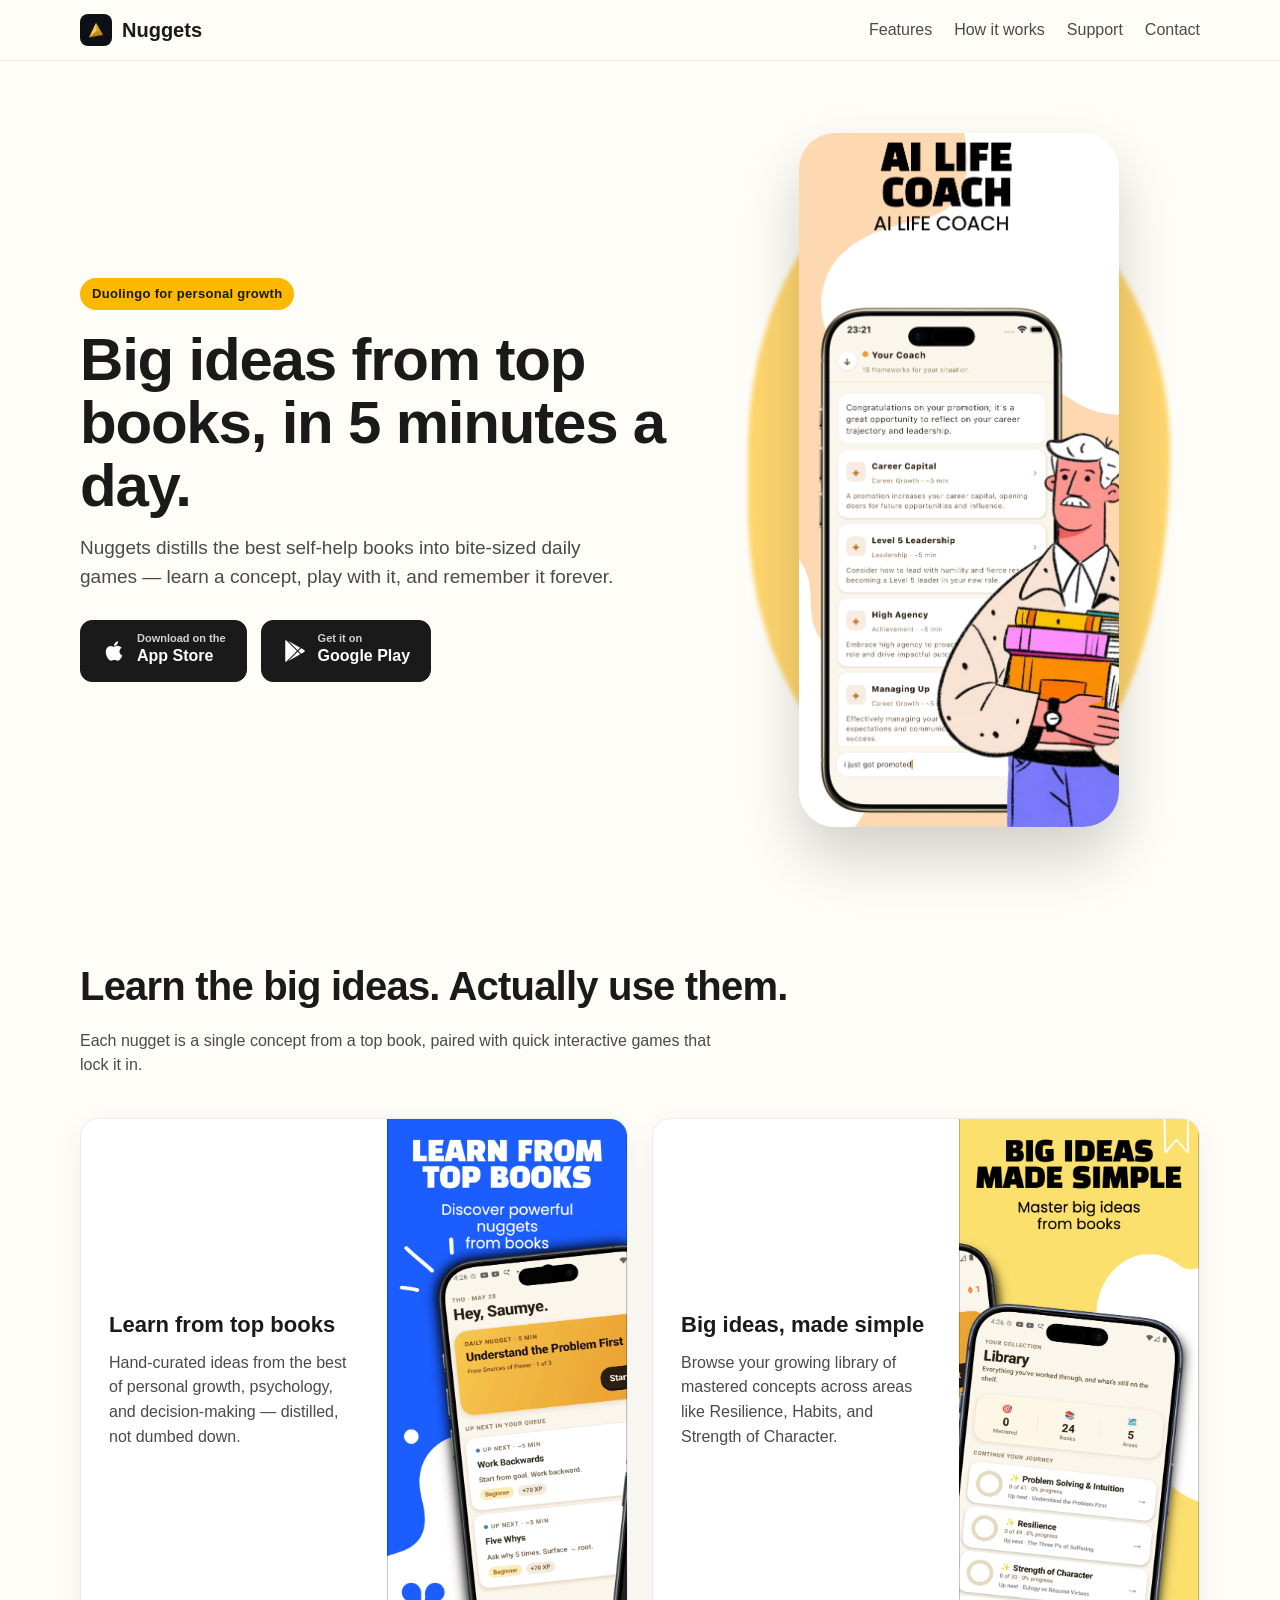
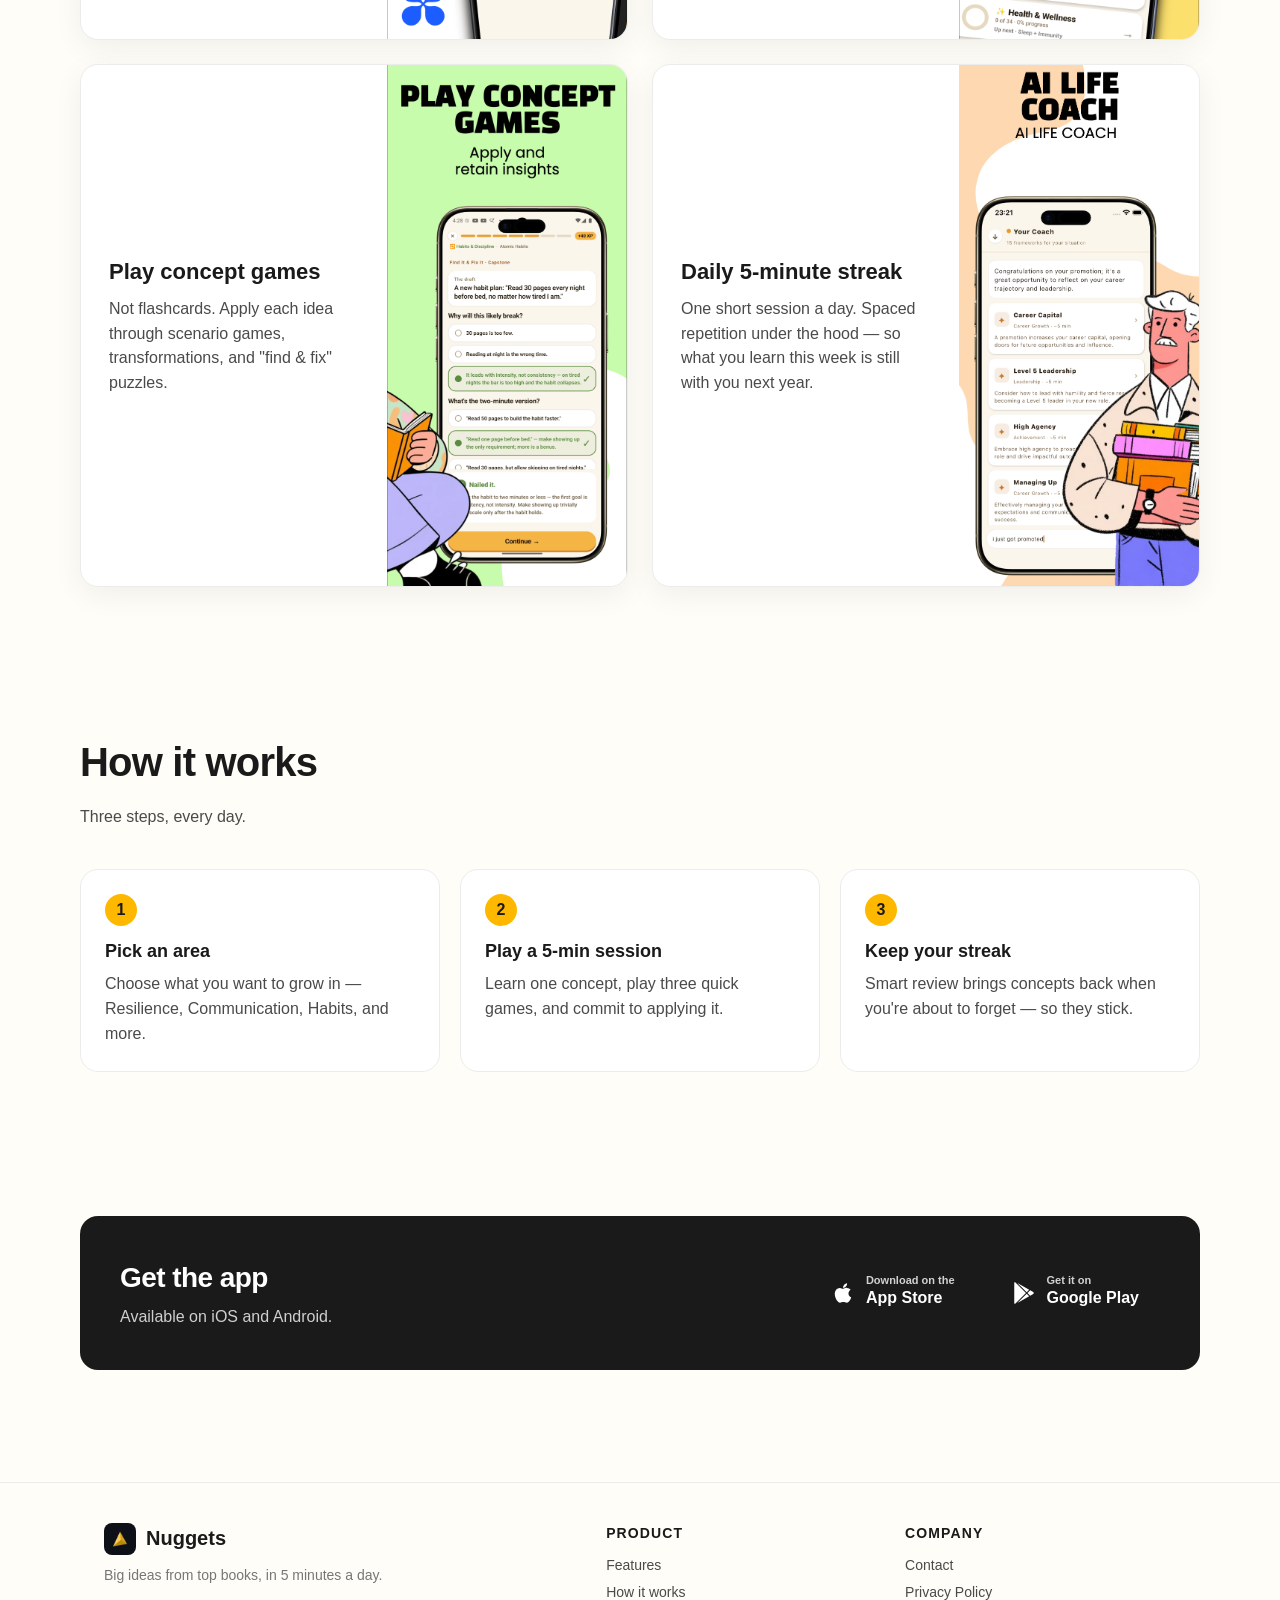
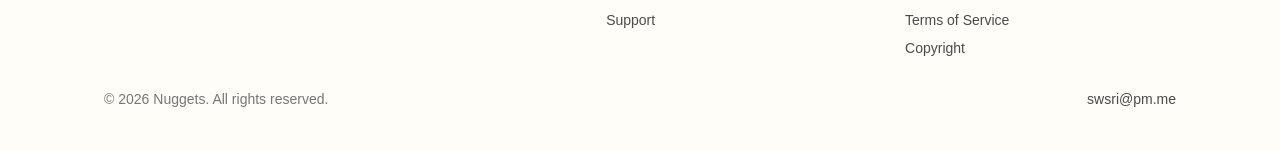
<file: index.html>
<!doctype html>
<html lang="en">
<head>
<meta charset="utf-8" />
<meta name="viewport" content="width=device-width, initial-scale=1" />
<title>Nuggets — Big ideas from top books, in 5 minutes a day</title>
<meta name="description" content="Nuggets turns the best ideas from top self-help books into 5-minute daily games. Learn, apply, and remember what matters." />
<link rel="icon" type="image/png" href="assets/icons/icon-180.png" />
<link rel="apple-touch-icon" href="assets/icons/icon-180.png" />
<link rel="stylesheet" href="assets/styles.css" />
<meta property="og:title" content="Nuggets — Big ideas, made simple" />
<meta property="og:description" content="A daily 5-minute game that turns top self-help books into habits you'll actually use." />
<meta property="og:image" content="assets/screenshots/image5.png" />
<meta property="og:type" content="website" />
<meta name="facebook-domain-verification" content="gjejkgi4bz2vdbqex77lfnpf5rke5h" />
</head>
<body>

<header class="nav">
  <div class="container nav-inner">
    <a class="brand brand-link" href="./">
      <img src="assets/icons/icon-180.png" alt="Nuggets logo" />
      Nuggets
    </a>
    <nav class="nav-links">
      <a href="#features">Features</a>
      <a href="#how">How it works</a>
      <a href="support.html">Support</a>
      <a href="contact.html">Contact</a>
    </nav>
  </div>
</header>

<main>
  <section class="container hero">
    <div>
      <span class="eyebrow">Duolingo for personal growth</span>
      <h1>Big ideas from top books, in 5 minutes a day.</h1>
      <p class="lede">Nuggets distills the best self-help books into bite-sized daily games — learn a concept, play with it, and remember it forever.</p>
      <div class="cta-row">
        <a class="store-btn" href="https://apps.apple.com/us/app/nugget-gamified-learning/id6769731520" title="Download on the App Store">
          <svg viewBox="0 0 24 24" fill="#fff" xmlns="http://www.w3.org/2000/svg" aria-hidden="true">
            <path d="M17.05 20.28c-.98.95-2.05.8-3.08.35-1.09-.46-2.09-.48-3.24 0-1.44.62-2.2.44-3.06-.35C2.79 15.25 3.51 7.59 9.05 7.31c1.35.07 2.29.74 3.08.8 1.18-.24 2.31-.93 3.57-.84 1.51.12 2.65.72 3.4 1.8-3.12 1.87-2.38 5.98.48 7.13-.57 1.5-1.31 2.99-2.54 4.09zM12.03 7.25c-.15-2.23 1.66-4.07 3.74-4.25.29 2.58-2.34 4.5-3.74 4.25z"/>
          </svg>
          <span>
            <span class="small">Download on the</span>
            <span class="big">App Store</span>
          </span>
        </a>
        <a class="store-btn" href="https://play.google.com/store/apps/details?id=ai.vastav.nuggets" title="Get it on Google Play">
          <svg viewBox="0 0 24 24" fill="#fff" xmlns="http://www.w3.org/2000/svg" aria-hidden="true">
            <path d="M3.609 1.814L13.792 12 3.61 22.186a.996.996 0 01-.61-.92V2.734a.996.996 0 01.609-.92zm10.89 10.893l2.302 2.302-10.937 6.333 8.635-8.635zm3.199-3.198l2.807 1.626a1 1 0 010 1.73l-2.808 1.626L15.21 12l2.488-2.491zM5.864 2.658L16.802 8.99l-2.302 2.302L5.864 2.658z"/>
          </svg>
          <span>
            <span class="small">Get it on</span>
            <span class="big">Google Play</span>
          </span>
        </a>
      </div>
    </div>
    <div class="hero-art">
      <img class="phone" src="assets/screenshots/image5.png" alt="Nuggets app — AI Life Coach surfacing frameworks for your situation" />
    </div>
  </section>

  <section id="features" class="section container">
    <h2>Learn the big ideas. Actually use them.</h2>
    <p class="sub">Each nugget is a single concept from a top book, paired with quick interactive games that lock it in.</p>

    <div class="features">
      <div class="feature">
        <div class="copy">
          <h3>Learn from top books</h3>
          <p>Hand-curated ideas from the best of personal growth, psychology, and decision-making — distilled, not dumbed down.</p>
        </div>
        <img src="assets/screenshots/image1.png" alt="Daily nugget screen" loading="lazy" />
      </div>

      <div class="feature">
        <div class="copy">
          <h3>Big ideas, made simple</h3>
          <p>Browse your growing library of mastered concepts across areas like Resilience, Habits, and Strength of Character.</p>
        </div>
        <img src="assets/screenshots/image2.png" alt="Library screen" loading="lazy" />
      </div>

      <div class="feature">
        <div class="copy">
          <h3>Play concept games</h3>
          <p>Not flashcards. Apply each idea through scenario games, transformations, and "find &amp; fix" puzzles.</p>
        </div>
        <img src="assets/screenshots/image4.png" alt="Concept game screen" loading="lazy" />
      </div>

      <div class="feature">
        <div class="copy">
          <h3>Daily 5-minute streak</h3>
          <p>One short session a day. Spaced repetition under the hood — so what you learn this week is still with you next year.</p>
        </div>
        <img src="assets/screenshots/image5.png" alt="Streak screen" loading="lazy" />
      </div>
    </div>
  </section>

  <section id="how" class="section container">
    <h2>How it works</h2>
    <p class="sub">Three steps, every day.</p>
    <div class="steps">
      <div class="step">
        <div class="num">1</div>
        <h3>Pick an area</h3>
        <p>Choose what you want to grow in — Resilience, Communication, Habits, and more.</p>
      </div>
      <div class="step">
        <div class="num">2</div>
        <h3>Play a 5-min session</h3>
        <p>Learn one concept, play three quick games, and commit to applying it.</p>
      </div>
      <div class="step">
        <div class="num">3</div>
        <h3>Keep your streak</h3>
        <p>Smart review brings concepts back when you're about to forget — so they stick.</p>
      </div>
    </div>
  </section>

  <section class="section container">
    <div class="cta-strip">
      <div>
        <h2>Get the app</h2>
        <p>Available on iOS and Android.</p>
      </div>
      <div class="cta-row">
        <a class="store-btn" href="https://apps.apple.com/us/app/nugget-gamified-learning/id6769731520" title="Download on the App Store">
          <svg viewBox="0 0 24 24" fill="#fff" xmlns="http://www.w3.org/2000/svg" aria-hidden="true">
            <path d="M17.05 20.28c-.98.95-2.05.8-3.08.35-1.09-.46-2.09-.48-3.24 0-1.44.62-2.2.44-3.06-.35C2.79 15.25 3.51 7.59 9.05 7.31c1.35.07 2.29.74 3.08.8 1.18-.24 2.31-.93 3.57-.84 1.51.12 2.65.72 3.4 1.8-3.12 1.87-2.38 5.98.48 7.13-.57 1.5-1.31 2.99-2.54 4.09zM12.03 7.25c-.15-2.23 1.66-4.07 3.74-4.25.29 2.58-2.34 4.5-3.74 4.25z"/>
          </svg>
          <span>
            <span class="small">Download on the</span>
            <span class="big">App Store</span>
          </span>
        </a>
        <a class="store-btn" href="https://play.google.com/store/apps/details?id=ai.vastav.nuggets" title="Get it on Google Play">
          <svg viewBox="0 0 24 24" fill="#fff" xmlns="http://www.w3.org/2000/svg" aria-hidden="true">
            <path d="M3.609 1.814L13.792 12 3.61 22.186a.996.996 0 01-.61-.92V2.734a.996.996 0 01.609-.92zm10.89 10.893l2.302 2.302-10.937 6.333 8.635-8.635zm3.199-3.198l2.807 1.626a1 1 0 010 1.73l-2.808 1.626L15.21 12l2.488-2.491zM5.864 2.658L16.802 8.99l-2.302 2.302L5.864 2.658z"/>
          </svg>
          <span>
            <span class="small">Get it on</span>
            <span class="big">Google Play</span>
          </span>
        </a>
      </div>
    </div>
  </section>
</main>

<footer class="footer">
  <div class="container">
    <div class="footer-grid">
      <div>
        <div class="brand"><img src="assets/icons/icon-180.png" alt="" /> Nuggets</div>
        <p style="margin-top:10px;max-width:340px">Big ideas from top books, in 5 minutes a day.</p>
      </div>
      <div>
        <h4>Product</h4>
        <ul>
          <li><a href="#features">Features</a></li>
          <li><a href="#how">How it works</a></li>
          <li><a href="support.html">Support</a></li>
        </ul>
      </div>
      <div>
        <h4>Company</h4>
        <ul>
          <li><a href="contact.html">Contact</a></li>
          <li><a href="privacy.html">Privacy Policy</a></li>
          <li><a href="terms.html">Terms of Service</a></li>
          <li><a href="copyright.html">Copyright</a></li>
        </ul>
      </div>
    </div>
    <div class="footer-bottom">
      <div>© <span id="yr"></span> Nuggets. All rights reserved.</div>
      <div><a href="mailto:swsri@pm.me">swsri@pm.me</a></div>
    </div>
  </div>
</footer>

<script>document.getElementById('yr').textContent = new Date().getFullYear();</script>
</body>
</html>
</file>
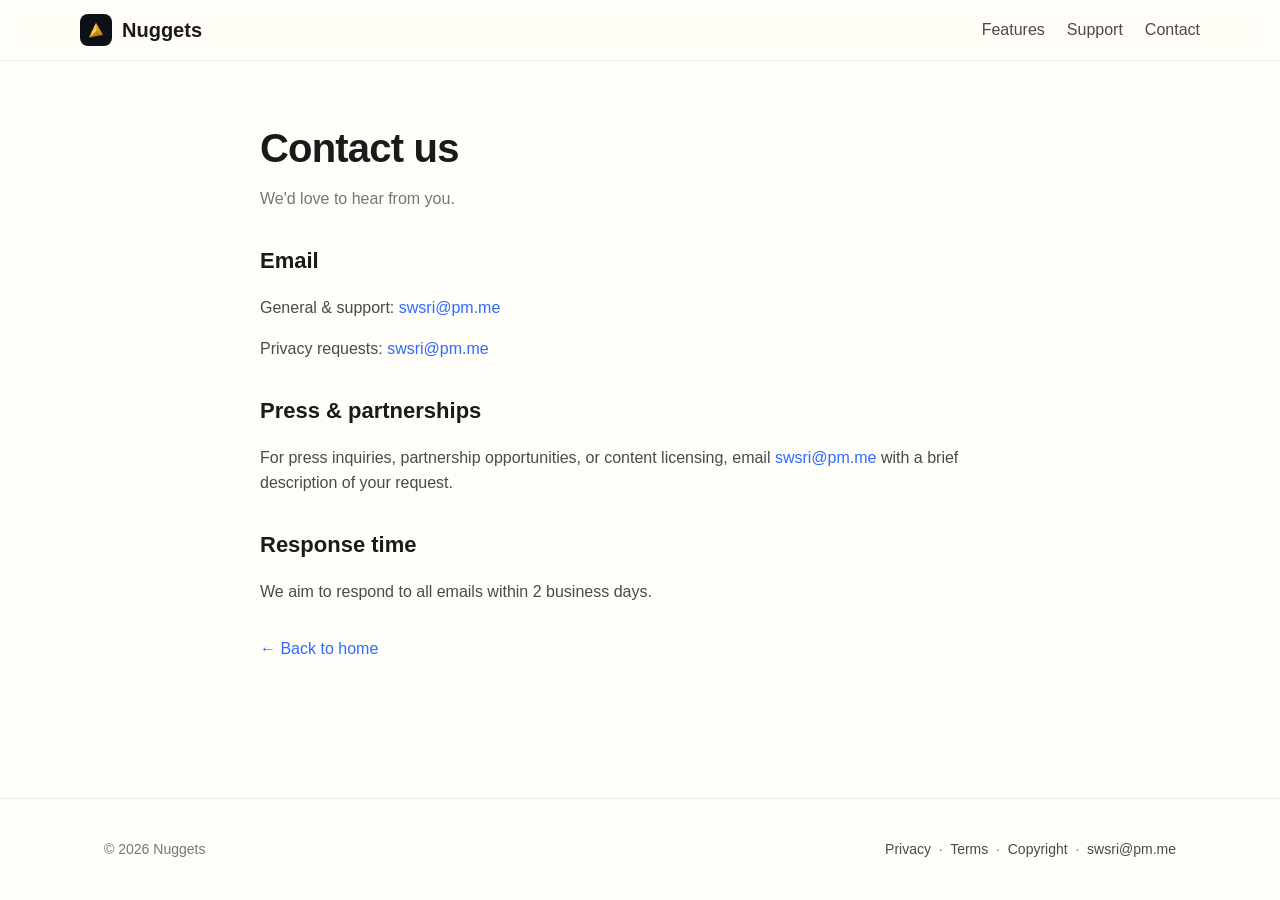
<file: contact.html>
<!doctype html>
<html lang="en">
<head>
<meta charset="utf-8" />
<meta name="viewport" content="width=device-width, initial-scale=1" />
<title>Contact — Nuggets</title>
<link rel="icon" type="image/png" href="assets/icons/icon-180.png" />
<link rel="stylesheet" href="assets/styles.css" />
</head>
<body>
<header class="nav"><div class="container nav-inner">
  <a class="brand brand-link" href="./"><img src="assets/icons/icon-180.png" alt="" /> Nuggets</a>
  <nav class="nav-links">
    <a href="index.html#features">Features</a>
    <a href="support.html">Support</a>
    <a href="contact.html">Contact</a>
  </nav>
</div></header>

<main class="container doc">
  <h1>Contact us</h1>
  <p class="updated">We'd love to hear from you.</p>

  <h2>Email</h2>
  <p>General &amp; support: <a href="mailto:swsri@pm.me">swsri@pm.me</a></p>
  <p>Privacy requests: <a href="mailto:swsri@pm.me?subject=Privacy%20Request">swsri@pm.me</a></p>

  <h2>Press &amp; partnerships</h2>
  <p>For press inquiries, partnership opportunities, or content licensing, email <a href="mailto:swsri@pm.me?subject=Partnership">swsri@pm.me</a> with a brief description of your request.</p>

  <h2>Response time</h2>
  <p>We aim to respond to all emails within 2 business days.</p>

  <p style="margin-top:32px"><a href="index.html">← Back to home</a></p>
</main>

<footer class="footer"><div class="container footer-bottom">
  <div>© <span id="yr"></span> Nuggets</div>
  <div><a href="privacy.html">Privacy</a> &nbsp;·&nbsp; <a href="terms.html">Terms</a> &nbsp;·&nbsp; <a href="copyright.html">Copyright</a> &nbsp;·&nbsp; <a href="mailto:swsri@pm.me">swsri@pm.me</a></div>
</div></footer>
<script>document.getElementById('yr').textContent = new Date().getFullYear();</script>
</body>
</html>
</file>
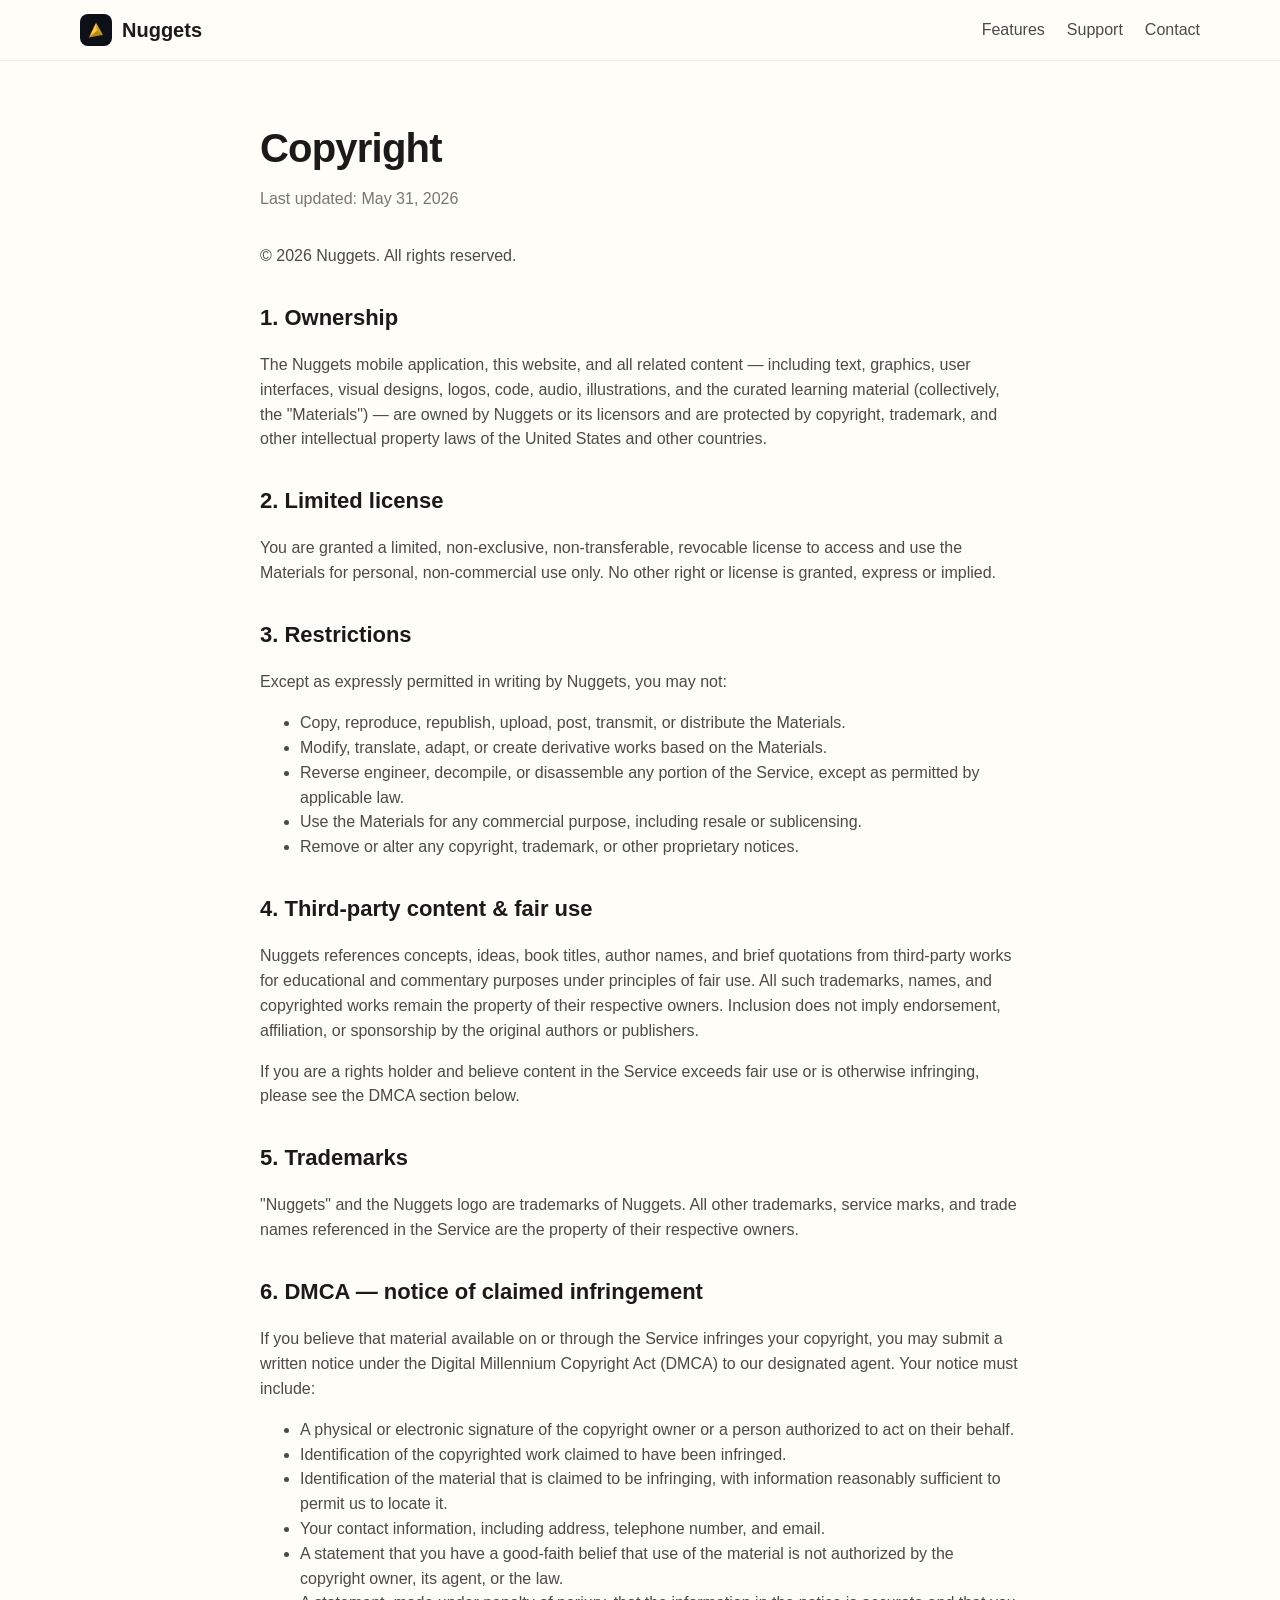
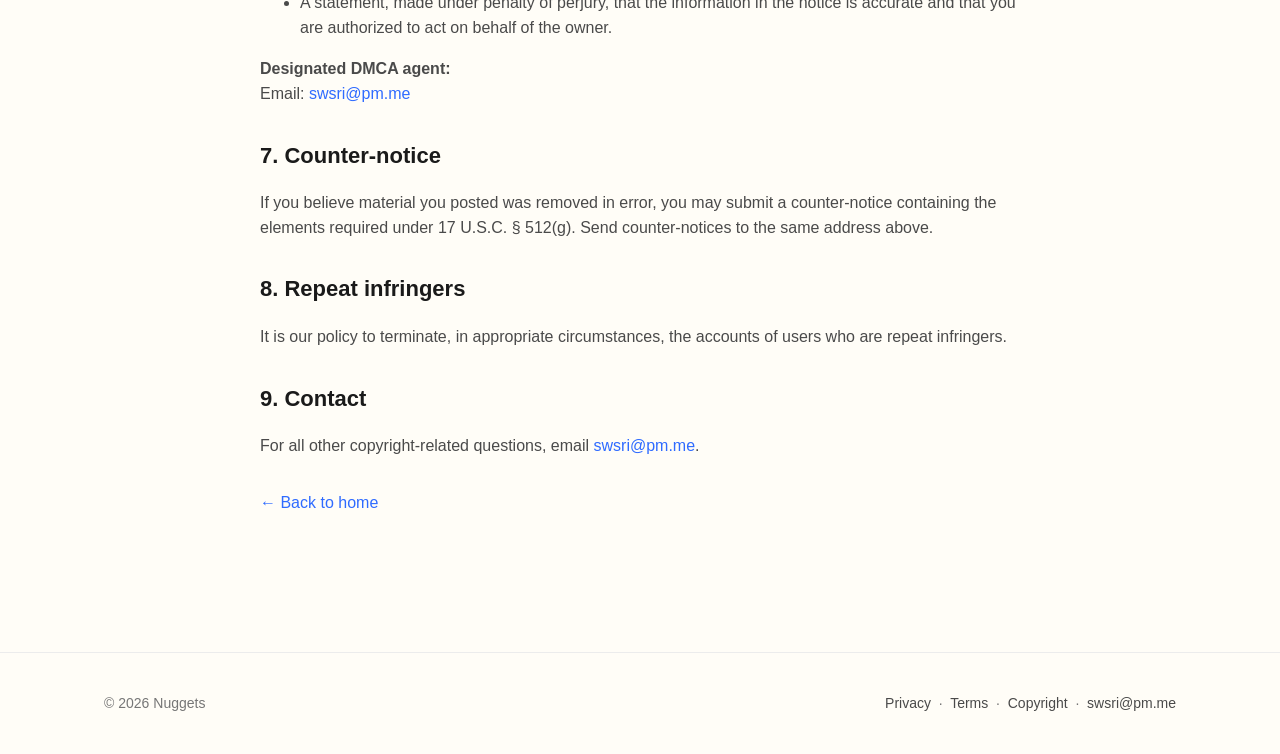
<file: copyright.html>
<!doctype html>
<html lang="en">
<head>
<meta charset="utf-8" />
<meta name="viewport" content="width=device-width, initial-scale=1" />
<title>Copyright — Nuggets</title>
<link rel="icon" type="image/png" href="assets/icons/icon-180.png" />
<link rel="stylesheet" href="assets/styles.css" />
</head>
<body>
<header class="nav"><div class="container nav-inner">
  <a class="brand brand-link" href="./"><img src="assets/icons/icon-180.png" alt="" /> Nuggets</a>
  <nav class="nav-links">
    <a href="index.html#features">Features</a>
    <a href="support.html">Support</a>
    <a href="contact.html">Contact</a>
  </nav>
</div></header>

<main class="container doc">
  <h1>Copyright</h1>
  <p class="updated">Last updated: May 31, 2026</p>

  <p>© <span id="yr"></span> Nuggets. All rights reserved.</p>

  <h2>1. Ownership</h2>
  <p>The Nuggets mobile application, this website, and all related content — including text, graphics, user interfaces, visual designs, logos, code, audio, illustrations, and the curated learning material (collectively, the "Materials") — are owned by Nuggets or its licensors and are protected by copyright, trademark, and other intellectual property laws of the United States and other countries.</p>

  <h2>2. Limited license</h2>
  <p>You are granted a limited, non-exclusive, non-transferable, revocable license to access and use the Materials for personal, non-commercial use only. No other right or license is granted, express or implied.</p>

  <h2>3. Restrictions</h2>
  <p>Except as expressly permitted in writing by Nuggets, you may not:</p>
  <ul>
    <li>Copy, reproduce, republish, upload, post, transmit, or distribute the Materials.</li>
    <li>Modify, translate, adapt, or create derivative works based on the Materials.</li>
    <li>Reverse engineer, decompile, or disassemble any portion of the Service, except as permitted by applicable law.</li>
    <li>Use the Materials for any commercial purpose, including resale or sublicensing.</li>
    <li>Remove or alter any copyright, trademark, or other proprietary notices.</li>
  </ul>

  <h2>4. Third-party content &amp; fair use</h2>
  <p>Nuggets references concepts, ideas, book titles, author names, and brief quotations from third-party works for educational and commentary purposes under principles of fair use. All such trademarks, names, and copyrighted works remain the property of their respective owners. Inclusion does not imply endorsement, affiliation, or sponsorship by the original authors or publishers.</p>
  <p>If you are a rights holder and believe content in the Service exceeds fair use or is otherwise infringing, please see the DMCA section below.</p>

  <h2>5. Trademarks</h2>
  <p>"Nuggets" and the Nuggets logo are trademarks of Nuggets. All other trademarks, service marks, and trade names referenced in the Service are the property of their respective owners.</p>

  <h2>6. DMCA — notice of claimed infringement</h2>
  <p>If you believe that material available on or through the Service infringes your copyright, you may submit a written notice under the Digital Millennium Copyright Act (DMCA) to our designated agent. Your notice must include:</p>
  <ul>
    <li>A physical or electronic signature of the copyright owner or a person authorized to act on their behalf.</li>
    <li>Identification of the copyrighted work claimed to have been infringed.</li>
    <li>Identification of the material that is claimed to be infringing, with information reasonably sufficient to permit us to locate it.</li>
    <li>Your contact information, including address, telephone number, and email.</li>
    <li>A statement that you have a good-faith belief that use of the material is not authorized by the copyright owner, its agent, or the law.</li>
    <li>A statement, made under penalty of perjury, that the information in the notice is accurate and that you are authorized to act on behalf of the owner.</li>
  </ul>
  <p><b>Designated DMCA agent:</b><br />
  Email: <a href="mailto:swsri@pm.me?subject=DMCA%20Notice">swsri@pm.me</a></p>

  <h2>7. Counter-notice</h2>
  <p>If you believe material you posted was removed in error, you may submit a counter-notice containing the elements required under 17 U.S.C. § 512(g). Send counter-notices to the same address above.</p>

  <h2>8. Repeat infringers</h2>
  <p>It is our policy to terminate, in appropriate circumstances, the accounts of users who are repeat infringers.</p>

  <h2>9. Contact</h2>
  <p>For all other copyright-related questions, email <a href="mailto:swsri@pm.me?subject=Copyright">swsri@pm.me</a>.</p>

  <p style="margin-top:32px"><a href="index.html">← Back to home</a></p>
</main>

<footer class="footer"><div class="container footer-bottom">
  <div>© <span id="yr2"></span> Nuggets</div>
  <div><a href="privacy.html">Privacy</a> &nbsp;·&nbsp; <a href="terms.html">Terms</a> &nbsp;·&nbsp; <a href="copyright.html">Copyright</a> &nbsp;·&nbsp; <a href="mailto:swsri@pm.me">swsri@pm.me</a></div>
</div></footer>
<script>
  var y = new Date().getFullYear();
  document.getElementById('yr').textContent = y;
  document.getElementById('yr2').textContent = y;
</script>
</body>
</html>
</file>
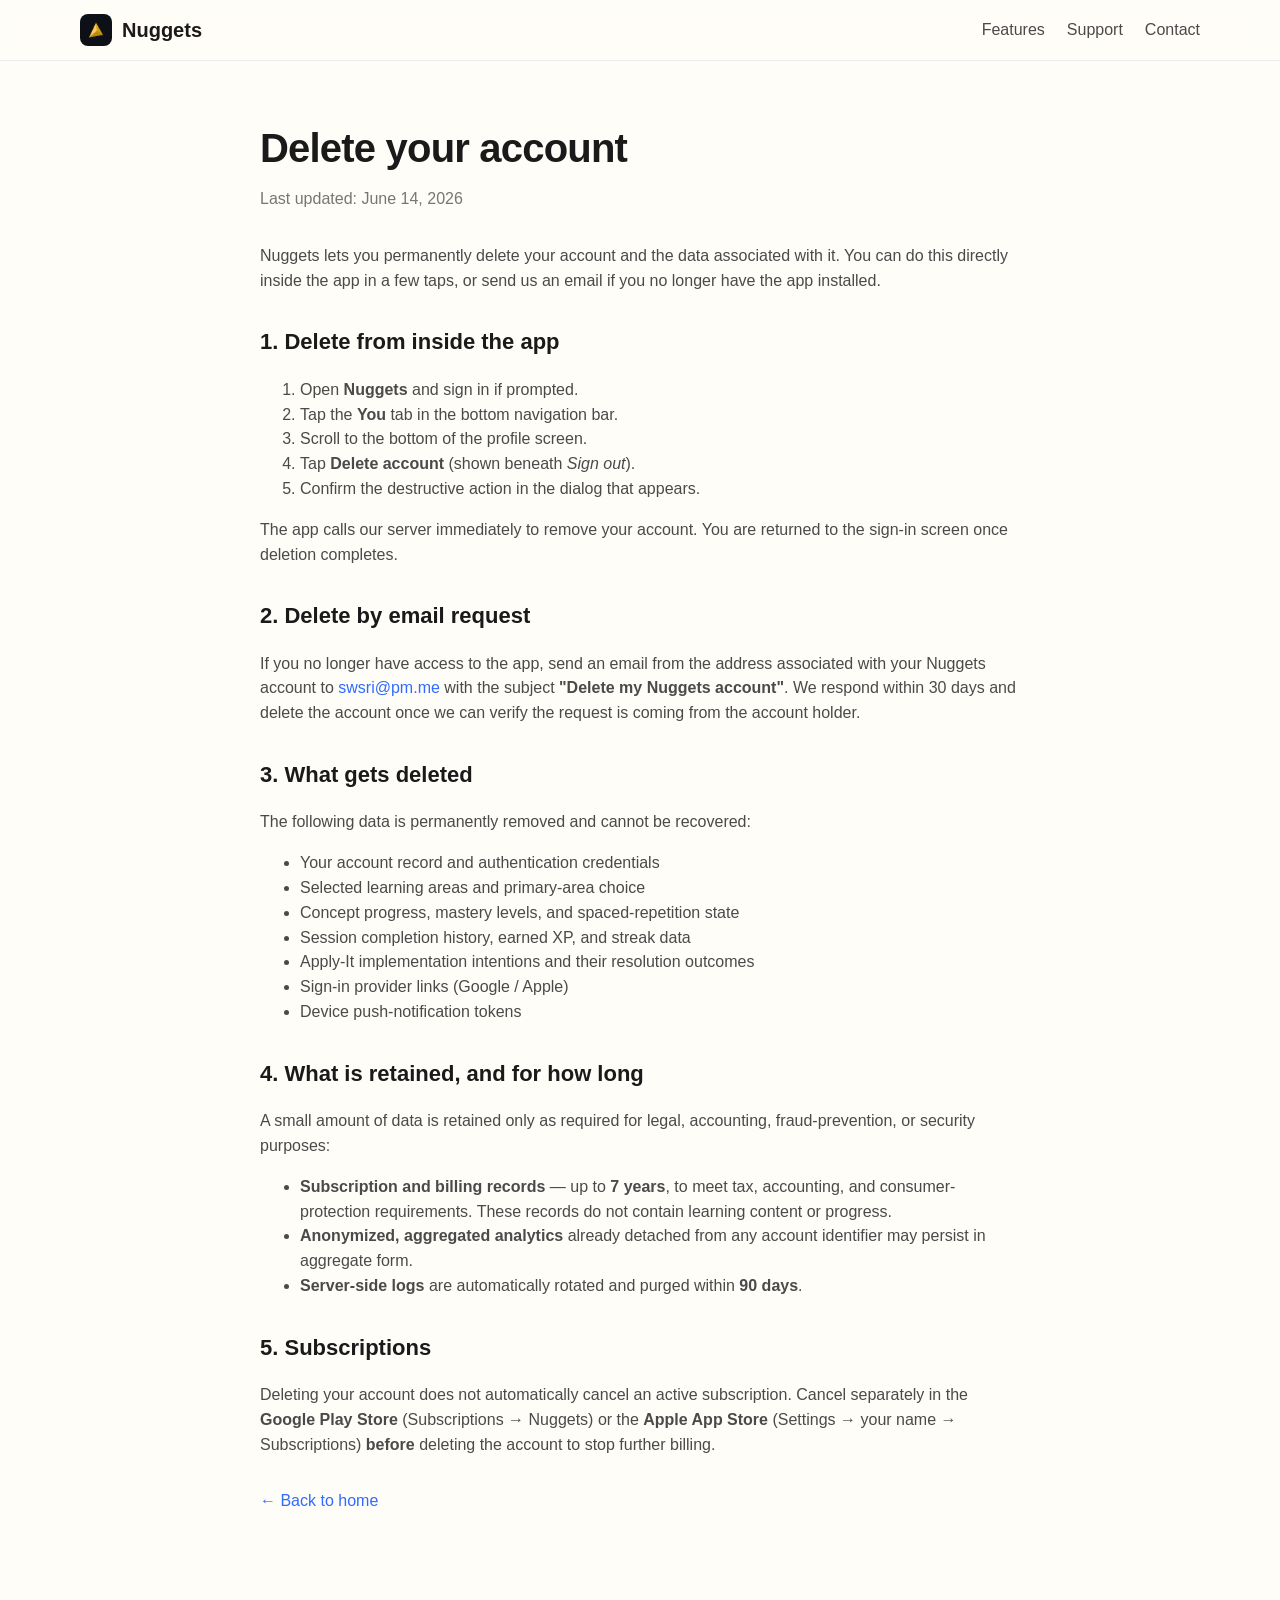
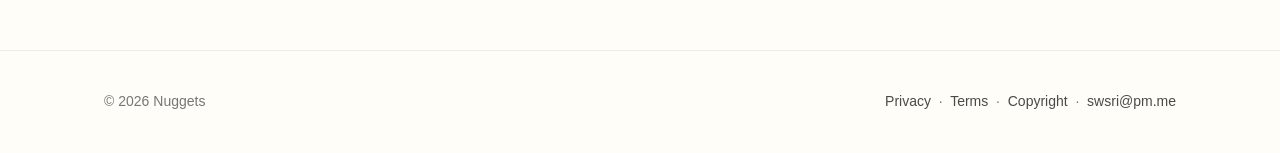
<file: delete-account.html>
<!doctype html>
<html lang="en">
<head>
<meta charset="utf-8" />
<meta name="viewport" content="width=device-width, initial-scale=1" />
<title>Delete your account — Nuggets</title>
<link rel="icon" type="image/png" href="assets/icons/icon-180.png" />
<link rel="stylesheet" href="assets/styles.css" />
</head>
<body>
<header class="nav"><div class="container nav-inner">
  <a class="brand brand-link" href="./"><img src="assets/icons/icon-180.png" alt="" /> Nuggets</a>
  <nav class="nav-links">
    <a href="index.html#features">Features</a>
    <a href="support.html">Support</a>
    <a href="contact.html">Contact</a>
  </nav>
</div></header>

<main class="container doc">
  <h1>Delete your account</h1>
  <p class="updated">Last updated: June 14, 2026</p>

  <p>Nuggets lets you permanently delete your account and the data associated with it. You can do this directly inside the app in a few taps, or send us an email if you no longer have the app installed.</p>

  <h2>1. Delete from inside the app</h2>
  <ol>
    <li>Open <b>Nuggets</b> and sign in if prompted.</li>
    <li>Tap the <b>You</b> tab in the bottom navigation bar.</li>
    <li>Scroll to the bottom of the profile screen.</li>
    <li>Tap <b>Delete account</b> (shown beneath <i>Sign out</i>).</li>
    <li>Confirm the destructive action in the dialog that appears.</li>
  </ol>
  <p>The app calls our server immediately to remove your account. You are returned to the sign-in screen once deletion completes.</p>

  <h2>2. Delete by email request</h2>
  <p>If you no longer have access to the app, send an email from the address associated with your Nuggets account to <a href="mailto:swsri@pm.me?subject=Delete%20my%20Nuggets%20account">swsri@pm.me</a> with the subject <b>"Delete my Nuggets account"</b>. We respond within 30 days and delete the account once we can verify the request is coming from the account holder.</p>

  <h2>3. What gets deleted</h2>
  <p>The following data is permanently removed and cannot be recovered:</p>
  <ul>
    <li>Your account record and authentication credentials</li>
    <li>Selected learning areas and primary-area choice</li>
    <li>Concept progress, mastery levels, and spaced-repetition state</li>
    <li>Session completion history, earned XP, and streak data</li>
    <li>Apply-It implementation intentions and their resolution outcomes</li>
    <li>Sign-in provider links (Google / Apple)</li>
    <li>Device push-notification tokens</li>
  </ul>

  <h2>4. What is retained, and for how long</h2>
  <p>A small amount of data is retained only as required for legal, accounting, fraud-prevention, or security purposes:</p>
  <ul>
    <li><b>Subscription and billing records</b> — up to <b>7 years</b>, to meet tax, accounting, and consumer-protection requirements. These records do not contain learning content or progress.</li>
    <li><b>Anonymized, aggregated analytics</b> already detached from any account identifier may persist in aggregate form.</li>
    <li><b>Server-side logs</b> are automatically rotated and purged within <b>90 days</b>.</li>
  </ul>

  <h2>5. Subscriptions</h2>
  <p>Deleting your account does not automatically cancel an active subscription. Cancel separately in the <b>Google Play Store</b> (Subscriptions → Nuggets) or the <b>Apple App Store</b> (Settings → your name → Subscriptions) <b>before</b> deleting the account to stop further billing.</p>

  <p style="margin-top:32px"><a href="index.html">← Back to home</a></p>
</main>

<footer class="footer"><div class="container footer-bottom">
  <div>© <span id="yr"></span> Nuggets</div>
  <div><a href="privacy.html">Privacy</a> &nbsp;·&nbsp; <a href="terms.html">Terms</a> &nbsp;·&nbsp; <a href="copyright.html">Copyright</a> &nbsp;·&nbsp; <a href="mailto:swsri@pm.me">swsri@pm.me</a></div>
</div></footer>
<script>document.getElementById('yr').textContent = new Date().getFullYear();</script>
</body>
</html>
</file>
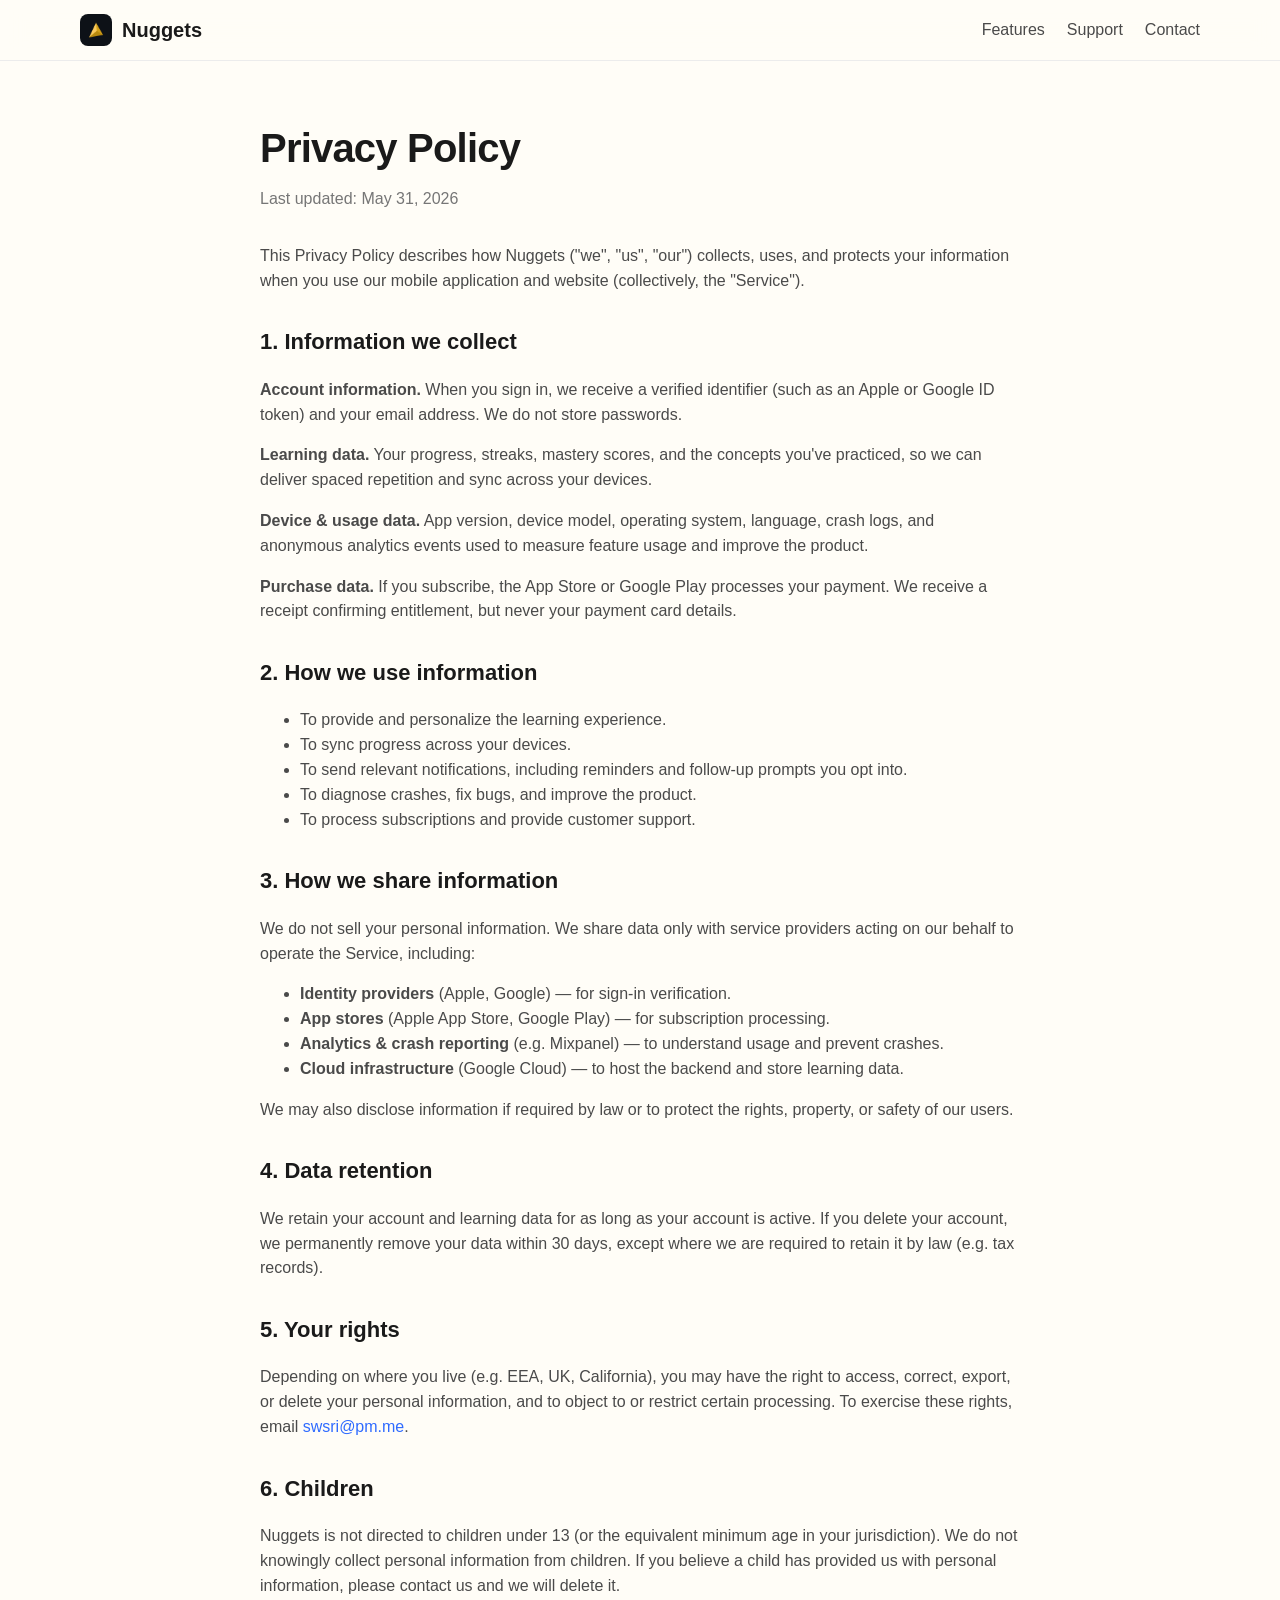
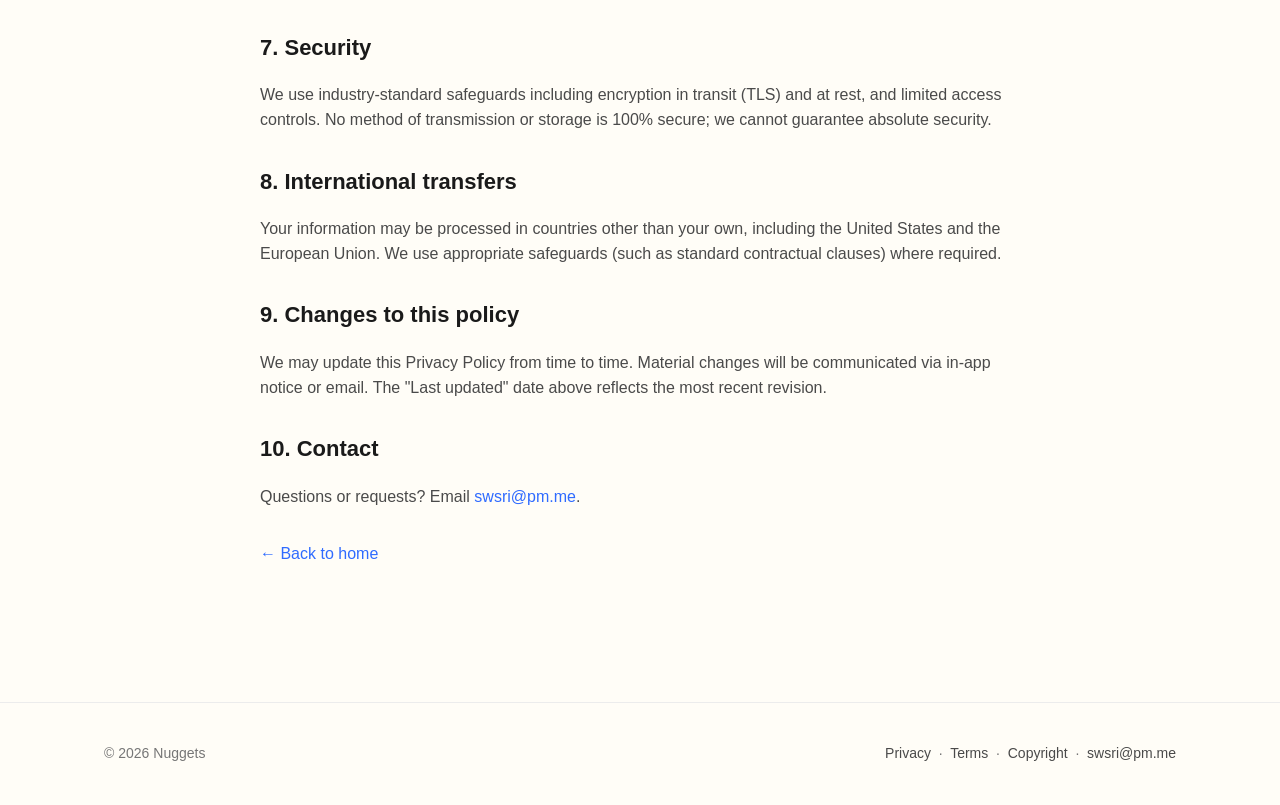
<file: privacy.html>
<!doctype html>
<html lang="en">
<head>
<meta charset="utf-8" />
<meta name="viewport" content="width=device-width, initial-scale=1" />
<title>Privacy Policy — Nuggets</title>
<link rel="icon" type="image/png" href="assets/icons/icon-180.png" />
<link rel="stylesheet" href="assets/styles.css" />
</head>
<body>
<header class="nav"><div class="container nav-inner">
  <a class="brand brand-link" href="./"><img src="assets/icons/icon-180.png" alt="" /> Nuggets</a>
  <nav class="nav-links">
    <a href="index.html#features">Features</a>
    <a href="support.html">Support</a>
    <a href="contact.html">Contact</a>
  </nav>
</div></header>

<main class="container doc">
  <h1>Privacy Policy</h1>
  <p class="updated">Last updated: May 31, 2026</p>

  <p>This Privacy Policy describes how Nuggets ("we", "us", "our") collects, uses, and protects your information when you use our mobile application and website (collectively, the "Service").</p>

  <h2>1. Information we collect</h2>
  <p><b>Account information.</b> When you sign in, we receive a verified identifier (such as an Apple or Google ID token) and your email address. We do not store passwords.</p>
  <p><b>Learning data.</b> Your progress, streaks, mastery scores, and the concepts you've practiced, so we can deliver spaced repetition and sync across your devices.</p>
  <p><b>Device &amp; usage data.</b> App version, device model, operating system, language, crash logs, and anonymous analytics events used to measure feature usage and improve the product.</p>
  <p><b>Purchase data.</b> If you subscribe, the App Store or Google Play processes your payment. We receive a receipt confirming entitlement, but never your payment card details.</p>

  <h2>2. How we use information</h2>
  <ul>
    <li>To provide and personalize the learning experience.</li>
    <li>To sync progress across your devices.</li>
    <li>To send relevant notifications, including reminders and follow-up prompts you opt into.</li>
    <li>To diagnose crashes, fix bugs, and improve the product.</li>
    <li>To process subscriptions and provide customer support.</li>
  </ul>

  <h2>3. How we share information</h2>
  <p>We do not sell your personal information. We share data only with service providers acting on our behalf to operate the Service, including:</p>
  <ul>
    <li><b>Identity providers</b> (Apple, Google) — for sign-in verification.</li>
    <li><b>App stores</b> (Apple App Store, Google Play) — for subscription processing.</li>
    <li><b>Analytics &amp; crash reporting</b> (e.g. Mixpanel) — to understand usage and prevent crashes.</li>
    <li><b>Cloud infrastructure</b> (Google Cloud) — to host the backend and store learning data.</li>
  </ul>
  <p>We may also disclose information if required by law or to protect the rights, property, or safety of our users.</p>

  <h2>4. Data retention</h2>
  <p>We retain your account and learning data for as long as your account is active. If you delete your account, we permanently remove your data within 30 days, except where we are required to retain it by law (e.g. tax records).</p>

  <h2>5. Your rights</h2>
  <p>Depending on where you live (e.g. EEA, UK, California), you may have the right to access, correct, export, or delete your personal information, and to object to or restrict certain processing. To exercise these rights, email <a href="mailto:swsri@pm.me?subject=Privacy%20Request">swsri@pm.me</a>.</p>

  <h2>6. Children</h2>
  <p>Nuggets is not directed to children under 13 (or the equivalent minimum age in your jurisdiction). We do not knowingly collect personal information from children. If you believe a child has provided us with personal information, please contact us and we will delete it.</p>

  <h2>7. Security</h2>
  <p>We use industry-standard safeguards including encryption in transit (TLS) and at rest, and limited access controls. No method of transmission or storage is 100% secure; we cannot guarantee absolute security.</p>

  <h2>8. International transfers</h2>
  <p>Your information may be processed in countries other than your own, including the United States and the European Union. We use appropriate safeguards (such as standard contractual clauses) where required.</p>

  <h2>9. Changes to this policy</h2>
  <p>We may update this Privacy Policy from time to time. Material changes will be communicated via in-app notice or email. The "Last updated" date above reflects the most recent revision.</p>

  <h2>10. Contact</h2>
  <p>Questions or requests? Email <a href="mailto:swsri@pm.me">swsri@pm.me</a>.</p>

  <p style="margin-top:32px"><a href="index.html">← Back to home</a></p>
</main>

<footer class="footer"><div class="container footer-bottom">
  <div>© <span id="yr"></span> Nuggets</div>
  <div><a href="privacy.html">Privacy</a> &nbsp;·&nbsp; <a href="terms.html">Terms</a> &nbsp;·&nbsp; <a href="copyright.html">Copyright</a> &nbsp;·&nbsp; <a href="mailto:swsri@pm.me">swsri@pm.me</a></div>
</div></footer>
<script>document.getElementById('yr').textContent = new Date().getFullYear();</script>
</body>
</html>
</file>
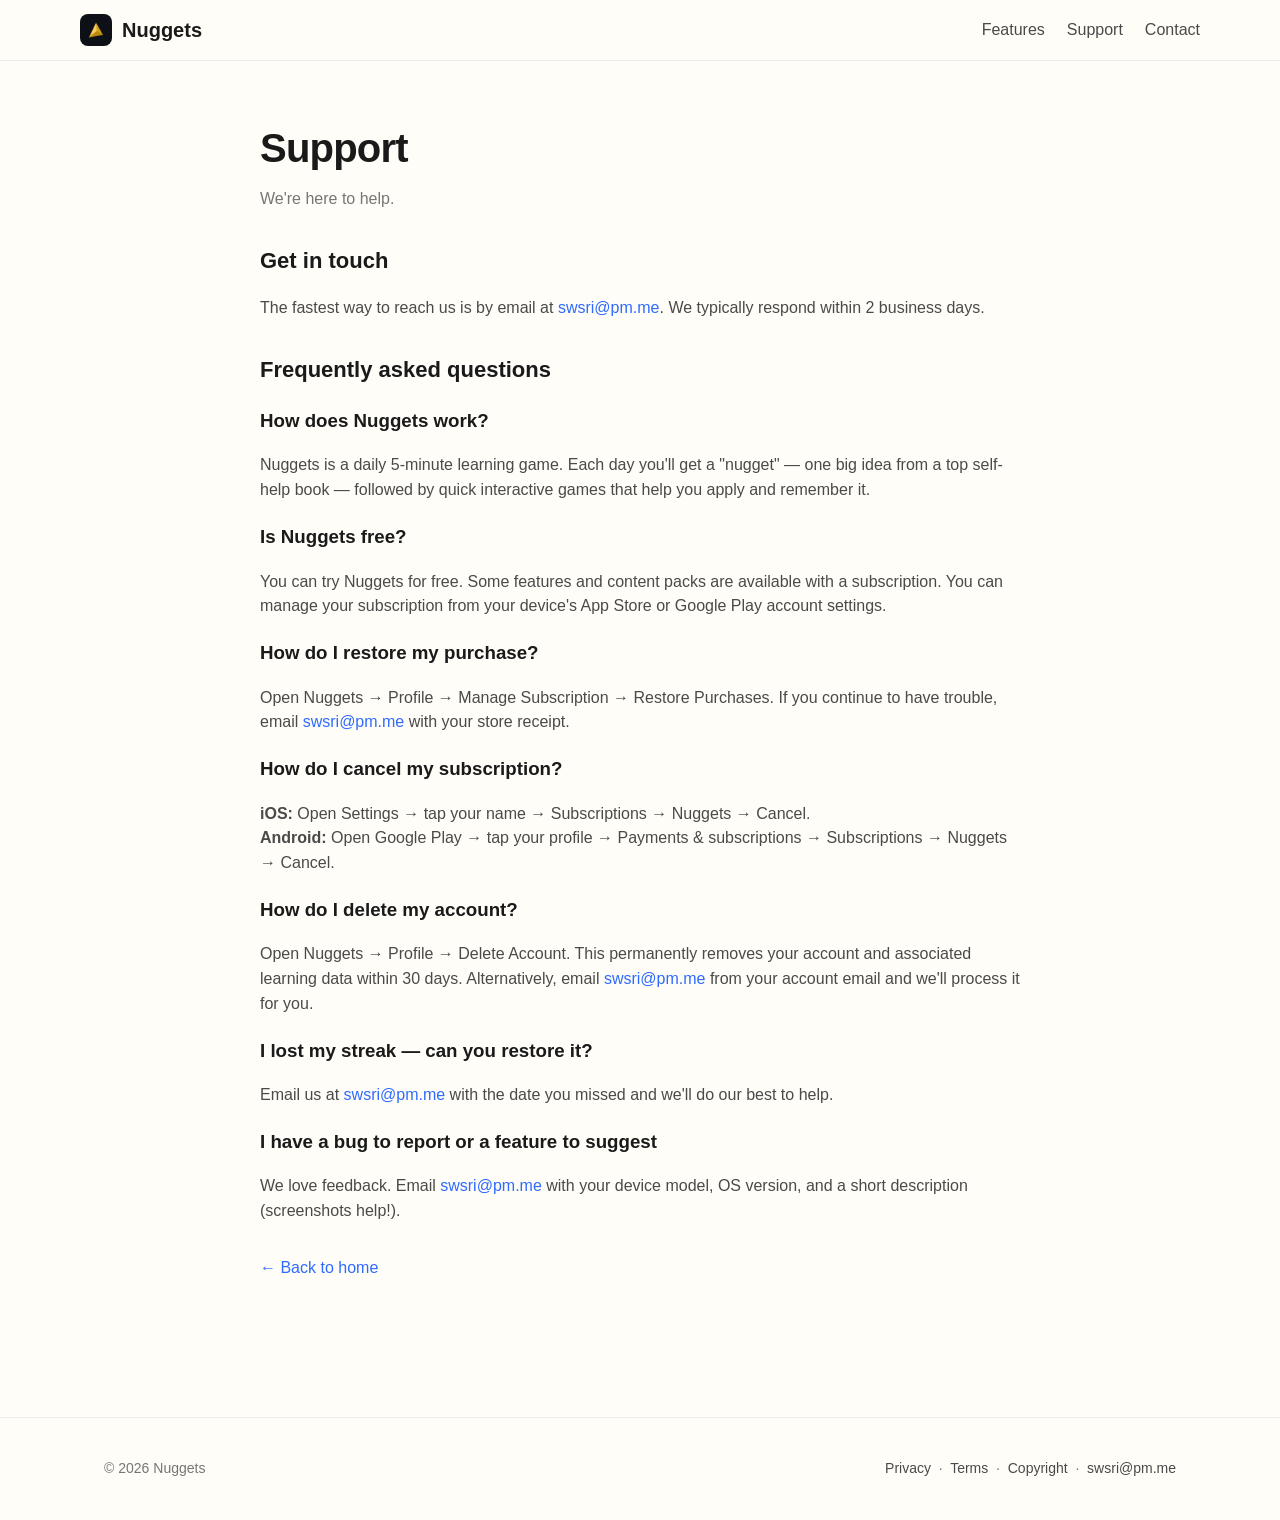
<file: support.html>
<!doctype html>
<html lang="en">
<head>
<meta charset="utf-8" />
<meta name="viewport" content="width=device-width, initial-scale=1" />
<title>Support — Nuggets</title>
<link rel="icon" type="image/png" href="assets/icons/icon-180.png" />
<link rel="stylesheet" href="assets/styles.css" />
</head>
<body>
<header class="nav"><div class="container nav-inner">
  <a class="brand brand-link" href="./"><img src="assets/icons/icon-180.png" alt="" /> Nuggets</a>
  <nav class="nav-links">
    <a href="index.html#features">Features</a>
    <a href="support.html">Support</a>
    <a href="contact.html">Contact</a>
  </nav>
</div></header>

<main class="container doc">
  <h1>Support</h1>
  <p class="updated">We're here to help.</p>

  <h2>Get in touch</h2>
  <p>The fastest way to reach us is by email at <a href="mailto:swsri@pm.me">swsri@pm.me</a>. We typically respond within 2 business days.</p>

  <h2>Frequently asked questions</h2>

  <h3>How does Nuggets work?</h3>
  <p>Nuggets is a daily 5-minute learning game. Each day you'll get a "nugget" — one big idea from a top self-help book — followed by quick interactive games that help you apply and remember it.</p>

  <h3>Is Nuggets free?</h3>
  <p>You can try Nuggets for free. Some features and content packs are available with a subscription. You can manage your subscription from your device's App Store or Google Play account settings.</p>

  <h3>How do I restore my purchase?</h3>
  <p>Open Nuggets → Profile → Manage Subscription → Restore Purchases. If you continue to have trouble, email <a href="mailto:swsri@pm.me">swsri@pm.me</a> with your store receipt.</p>

  <h3>How do I cancel my subscription?</h3>
  <p><b>iOS:</b> Open Settings → tap your name → Subscriptions → Nuggets → Cancel.<br />
  <b>Android:</b> Open Google Play → tap your profile → Payments &amp; subscriptions → Subscriptions → Nuggets → Cancel.</p>

  <h3>How do I delete my account?</h3>
  <p>Open Nuggets → Profile → Delete Account. This permanently removes your account and associated learning data within 30 days. Alternatively, email <a href="mailto:swsri@pm.me">swsri@pm.me</a> from your account email and we'll process it for you.</p>

  <h3>I lost my streak — can you restore it?</h3>
  <p>Email us at <a href="mailto:swsri@pm.me">swsri@pm.me</a> with the date you missed and we'll do our best to help.</p>

  <h3>I have a bug to report or a feature to suggest</h3>
  <p>We love feedback. Email <a href="mailto:swsri@pm.me">swsri@pm.me</a> with your device model, OS version, and a short description (screenshots help!).</p>

  <p style="margin-top:32px"><a href="index.html">← Back to home</a></p>
</main>

<footer class="footer"><div class="container footer-bottom">
  <div>© <span id="yr"></span> Nuggets</div>
  <div><a href="privacy.html">Privacy</a> &nbsp;·&nbsp; <a href="terms.html">Terms</a> &nbsp;·&nbsp; <a href="copyright.html">Copyright</a> &nbsp;·&nbsp; <a href="mailto:swsri@pm.me">swsri@pm.me</a></div>
</div></footer>
<script>document.getElementById('yr').textContent = new Date().getFullYear();</script>
</body>
</html>
</file>
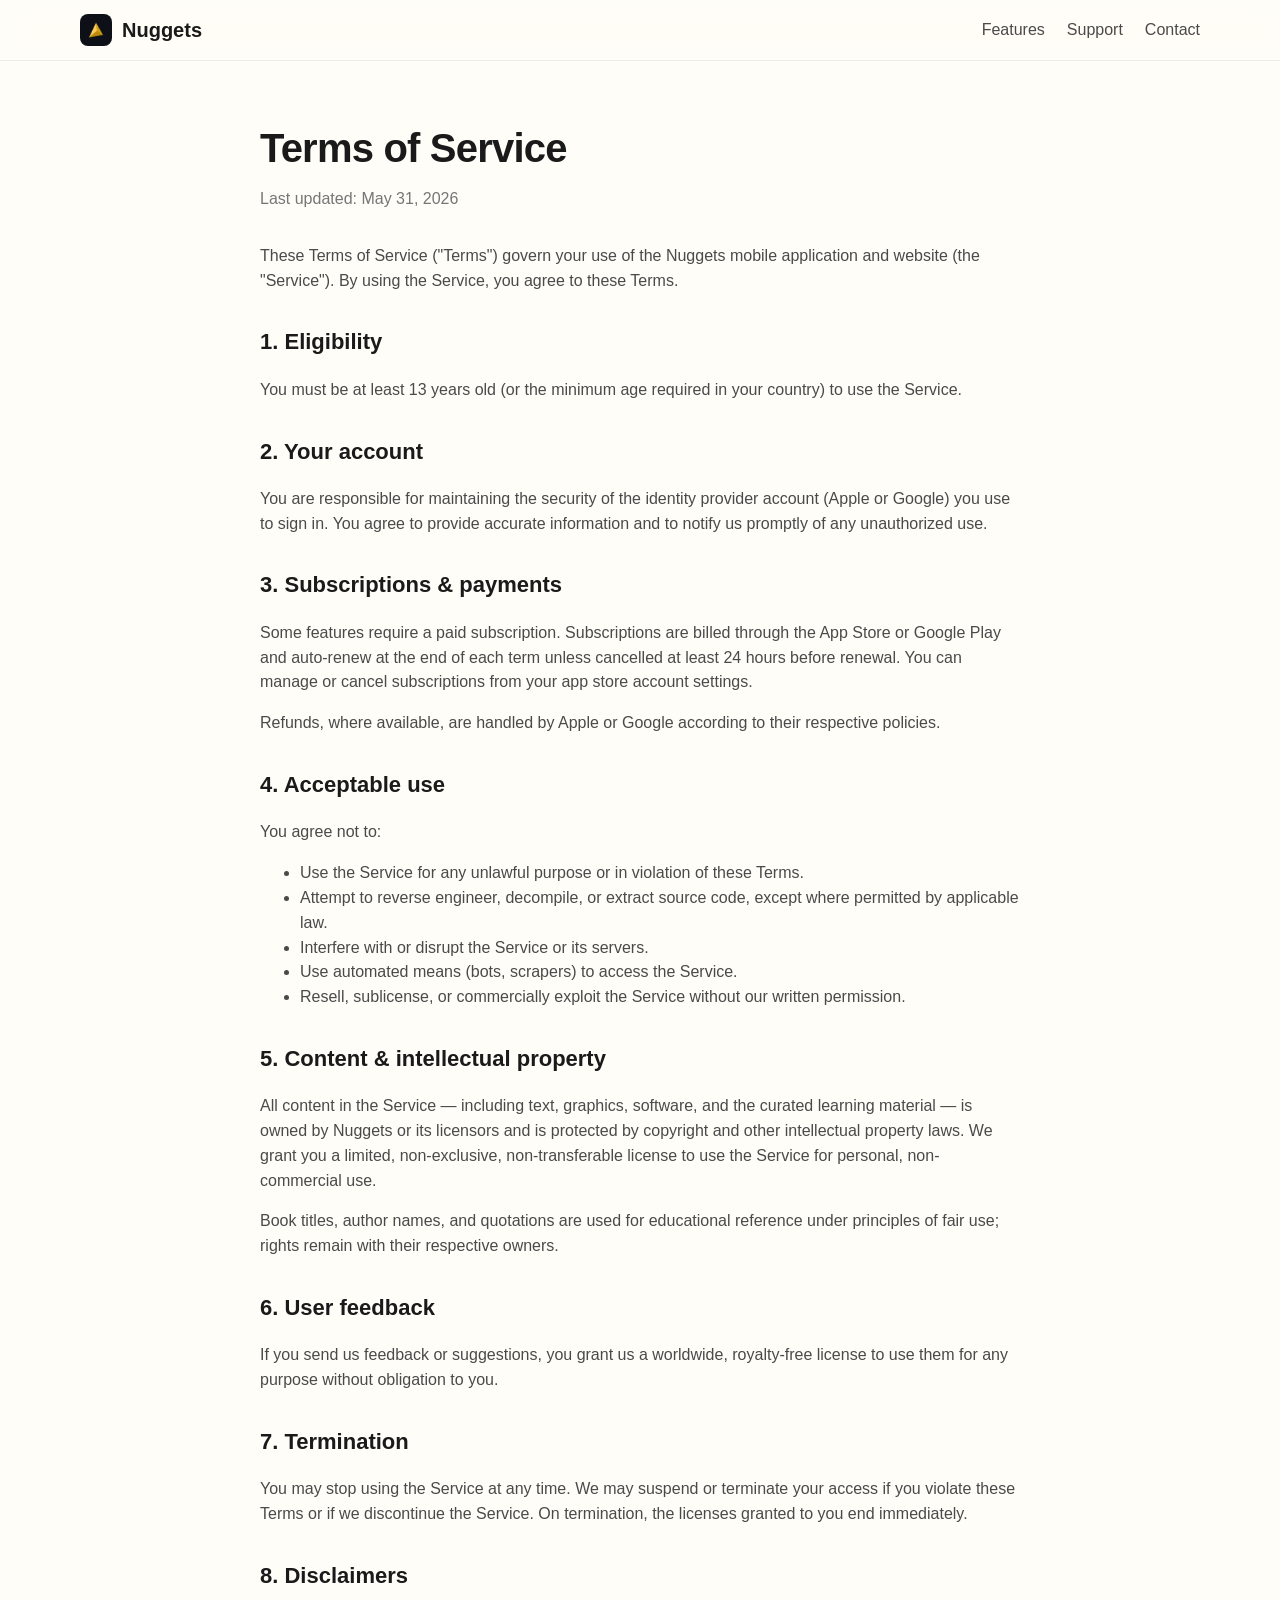
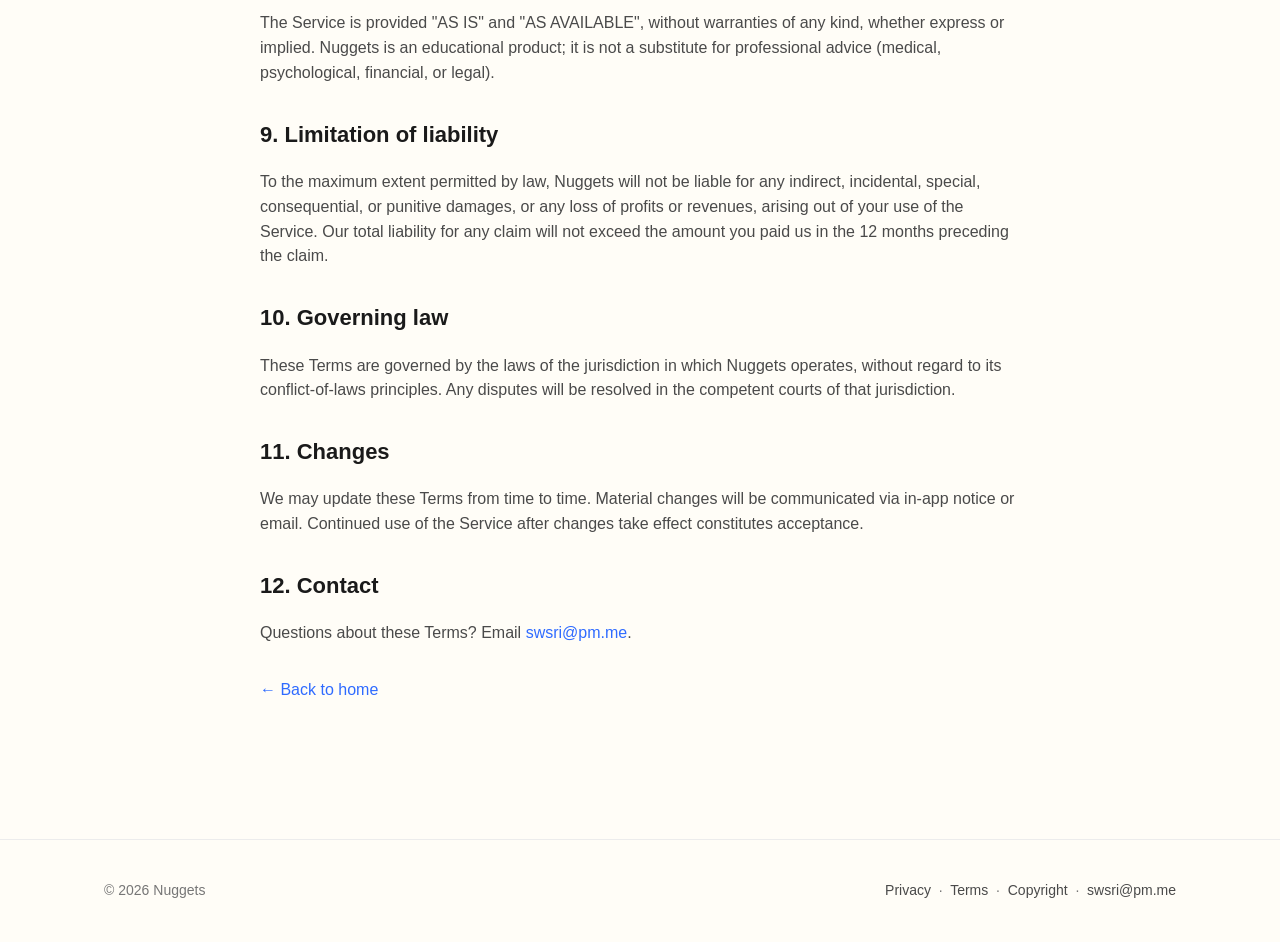
<file: terms.html>
<!doctype html>
<html lang="en">
<head>
<meta charset="utf-8" />
<meta name="viewport" content="width=device-width, initial-scale=1" />
<title>Terms of Service — Nuggets</title>
<link rel="icon" type="image/png" href="assets/icons/icon-180.png" />
<link rel="stylesheet" href="assets/styles.css" />
</head>
<body>
<header class="nav"><div class="container nav-inner">
  <a class="brand brand-link" href="./"><img src="assets/icons/icon-180.png" alt="" /> Nuggets</a>
  <nav class="nav-links">
    <a href="index.html#features">Features</a>
    <a href="support.html">Support</a>
    <a href="contact.html">Contact</a>
  </nav>
</div></header>

<main class="container doc">
  <h1>Terms of Service</h1>
  <p class="updated">Last updated: May 31, 2026</p>

  <p>These Terms of Service ("Terms") govern your use of the Nuggets mobile application and website (the "Service"). By using the Service, you agree to these Terms.</p>

  <h2>1. Eligibility</h2>
  <p>You must be at least 13 years old (or the minimum age required in your country) to use the Service.</p>

  <h2>2. Your account</h2>
  <p>You are responsible for maintaining the security of the identity provider account (Apple or Google) you use to sign in. You agree to provide accurate information and to notify us promptly of any unauthorized use.</p>

  <h2>3. Subscriptions &amp; payments</h2>
  <p>Some features require a paid subscription. Subscriptions are billed through the App Store or Google Play and auto-renew at the end of each term unless cancelled at least 24 hours before renewal. You can manage or cancel subscriptions from your app store account settings.</p>
  <p>Refunds, where available, are handled by Apple or Google according to their respective policies.</p>

  <h2>4. Acceptable use</h2>
  <p>You agree not to:</p>
  <ul>
    <li>Use the Service for any unlawful purpose or in violation of these Terms.</li>
    <li>Attempt to reverse engineer, decompile, or extract source code, except where permitted by applicable law.</li>
    <li>Interfere with or disrupt the Service or its servers.</li>
    <li>Use automated means (bots, scrapers) to access the Service.</li>
    <li>Resell, sublicense, or commercially exploit the Service without our written permission.</li>
  </ul>

  <h2>5. Content &amp; intellectual property</h2>
  <p>All content in the Service — including text, graphics, software, and the curated learning material — is owned by Nuggets or its licensors and is protected by copyright and other intellectual property laws. We grant you a limited, non-exclusive, non-transferable license to use the Service for personal, non-commercial use.</p>
  <p>Book titles, author names, and quotations are used for educational reference under principles of fair use; rights remain with their respective owners.</p>

  <h2>6. User feedback</h2>
  <p>If you send us feedback or suggestions, you grant us a worldwide, royalty-free license to use them for any purpose without obligation to you.</p>

  <h2>7. Termination</h2>
  <p>You may stop using the Service at any time. We may suspend or terminate your access if you violate these Terms or if we discontinue the Service. On termination, the licenses granted to you end immediately.</p>

  <h2>8. Disclaimers</h2>
  <p>The Service is provided "AS IS" and "AS AVAILABLE", without warranties of any kind, whether express or implied. Nuggets is an educational product; it is not a substitute for professional advice (medical, psychological, financial, or legal).</p>

  <h2>9. Limitation of liability</h2>
  <p>To the maximum extent permitted by law, Nuggets will not be liable for any indirect, incidental, special, consequential, or punitive damages, or any loss of profits or revenues, arising out of your use of the Service. Our total liability for any claim will not exceed the amount you paid us in the 12 months preceding the claim.</p>

  <h2>10. Governing law</h2>
  <p>These Terms are governed by the laws of the jurisdiction in which Nuggets operates, without regard to its conflict-of-laws principles. Any disputes will be resolved in the competent courts of that jurisdiction.</p>

  <h2>11. Changes</h2>
  <p>We may update these Terms from time to time. Material changes will be communicated via in-app notice or email. Continued use of the Service after changes take effect constitutes acceptance.</p>

  <h2>12. Contact</h2>
  <p>Questions about these Terms? Email <a href="mailto:swsri@pm.me">swsri@pm.me</a>.</p>

  <p style="margin-top:32px"><a href="index.html">← Back to home</a></p>
</main>

<footer class="footer"><div class="container footer-bottom">
  <div>© <span id="yr"></span> Nuggets</div>
  <div><a href="privacy.html">Privacy</a> &nbsp;·&nbsp; <a href="terms.html">Terms</a> &nbsp;·&nbsp; <a href="copyright.html">Copyright</a> &nbsp;·&nbsp; <a href="mailto:swsri@pm.me">swsri@pm.me</a></div>
</div></footer>
<script>document.getElementById('yr').textContent = new Date().getFullYear();</script>
</body>
</html>
</file>
<file: assets/styles.css>
:root {
  --bg: #fffdf7;
  --ink: #1a1a1a;
  --ink-soft: #4a4a4a;
  --muted: #767676;
  --accent: #ffb800;
  --accent-ink: #1a1a1a;
  --blue: #2f6bff;
  --pink: #ffd8e8;
  --green: #c8efc4;
  --orange: #ffd9b8;
  --card: #ffffff;
  --line: #ececec;
  --radius: 18px;
  --shadow: 0 8px 30px rgba(0,0,0,.06);
  --max: 1120px;
  --font: -apple-system, BlinkMacSystemFont, "Segoe UI", Roboto, "Helvetica Neue", Arial, sans-serif;
}

* { box-sizing: border-box; }
html, body { margin: 0; padding: 0; }
body {
  font-family: var(--font);
  color: var(--ink);
  background: var(--bg);
  -webkit-font-smoothing: antialiased;
  line-height: 1.55;
}

a { color: var(--blue); text-decoration: none; }
a:hover { text-decoration: underline; }

.container { max-width: var(--max); margin: 0 auto; padding: 0 24px; }

/* Nav */
.nav {
  position: sticky; top: 0; z-index: 10;
  background: rgba(255,253,247,.85);
  backdrop-filter: saturate(180%) blur(12px);
  border-bottom: 1px solid var(--line);
}
.nav-inner {
  display: flex; align-items: center; justify-content: space-between;
  padding: 14px 0;
}
.brand { display: flex; align-items: center; gap: 10px; font-weight: 800; font-size: 20px; color: var(--ink); }
.brand img { width: 32px; height: 32px; border-radius: 8px; }
.nav-links { display: flex; gap: 22px; align-items: center; }
.nav-links a { color: var(--ink-soft); font-weight: 500; }
.nav-links a:hover { color: var(--ink); text-decoration: none; }

/* Hero */
.hero {
  padding: 72px 0 56px;
  display: grid;
  grid-template-columns: 1.1fr .9fr;
  gap: 48px;
  align-items: center;
}
.eyebrow {
  display: inline-block;
  background: var(--accent);
  color: var(--accent-ink);
  font-weight: 700;
  font-size: 13px;
  padding: 6px 12px;
  border-radius: 999px;
  letter-spacing: .3px;
}
.hero h1 {
  font-size: clamp(36px, 5vw, 60px);
  line-height: 1.05;
  margin: 18px 0 16px;
  letter-spacing: -.02em;
  font-weight: 900;
}
.hero p.lede {
  font-size: 19px; color: var(--ink-soft); margin: 0 0 28px; max-width: 560px;
}
.cta-row { display: flex; gap: 14px; flex-wrap: wrap; }
.store-btn {
  display: inline-flex; align-items: center; gap: 10px;
  padding: 12px 20px; border-radius: 12px;
  background: var(--ink); color: #fff; font-weight: 600;
  border: 1px solid var(--ink);
}
.store-btn:hover { text-decoration: none; opacity: .92; }
.store-btn .small { font-size: 11px; opacity: .8; display: block; line-height: 1; }
.store-btn .big { font-size: 16px; font-weight: 700; }
.store-btn svg { width: 26px; height: 26px; flex-shrink: 0; }
.store-btn.disabled {
  background: #efefef; color: var(--muted); border-color: var(--line); cursor: not-allowed;
}
.store-btn.disabled:hover { opacity: 1; }

.hero-art {
  position: relative; min-height: 520px;
  display: flex; align-items: center; justify-content: center;
}
.hero-art .phone {
  width: 100%; max-width: 320px;
  border-radius: 36px;
  box-shadow: 0 30px 60px rgba(0,0,0,.18);
}
.hero-art::before {
  content: "";
  position: absolute; inset: 30px;
  background: var(--accent);
  border-radius: 50% 60% 40% 50% / 50% 50% 60% 50%;
  z-index: -1;
  filter: blur(2px);
  opacity: .55;
}

/* Features */
.section { padding: 72px 0; }
.section h2 {
  font-size: clamp(28px, 3.4vw, 40px);
  margin: 0 0 12px; letter-spacing: -.02em; font-weight: 900;
}
.section .sub { color: var(--ink-soft); max-width: 640px; margin: 0 0 40px; }

.features {
  display: grid;
  grid-template-columns: repeat(2, 1fr);
  gap: 24px;
}
.feature {
  background: var(--card);
  border: 1px solid var(--line);
  border-radius: var(--radius);
  overflow: hidden;
  display: flex; align-items: stretch;
  box-shadow: var(--shadow);
}
.feature .copy { padding: 28px; display: flex; flex-direction: column; justify-content: center; }
.feature .copy h3 { margin: 0 0 8px; font-size: 22px; }
.feature .copy p { margin: 0; color: var(--ink-soft); }
.feature img { width: 44%; object-fit: cover; align-self: stretch; }

/* How it works */
.steps { display: grid; grid-template-columns: repeat(3, 1fr); gap: 20px; }
.step {
  background: var(--card); border: 1px solid var(--line); border-radius: var(--radius);
  padding: 24px;
}
.step .num {
  display: inline-flex; align-items: center; justify-content: center;
  width: 32px; height: 32px; border-radius: 50%;
  background: var(--accent); font-weight: 800; margin-bottom: 12px;
}
.step h3 { margin: 0 0 6px; font-size: 18px; }
.step p { margin: 0; color: var(--ink-soft); }

/* CTA strip */
.cta-strip {
  background: var(--ink); color: #fff;
  border-radius: var(--radius);
  padding: 40px;
  display: flex; flex-wrap: wrap; align-items: center; justify-content: space-between; gap: 20px;
}
.cta-strip h2 { color: #fff; margin: 0 0 6px; font-size: 28px; }
.cta-strip p { margin: 0; color: #cfcfcf; }

/* Footer */
.footer { border-top: 1px solid var(--line); padding: 40px 0; margin-top: 40px; color: var(--muted); font-size: 14px; }
.footer-grid { display: grid; grid-template-columns: 1.4fr .8fr .8fr; gap: 28px; margin-bottom: 24px; }
.footer h4 { color: var(--ink); margin: 0 0 10px; font-size: 14px; text-transform: uppercase; letter-spacing: .08em; }
.footer ul { list-style: none; margin: 0; padding: 0; }
.footer li { margin: 6px 0; }
.footer a { color: var(--ink-soft); }
.footer-bottom { display: flex; justify-content: space-between; flex-wrap: wrap; gap: 10px; }

/* Doc pages */
.doc { padding: 56px 0 80px; max-width: 760px; }
.doc h1 { font-size: 40px; margin: 0 0 8px; letter-spacing: -.02em; }
.doc .updated { color: var(--muted); margin: 0 0 32px; }
.doc h2 { margin-top: 32px; font-size: 22px; }
.doc p, .doc li { color: var(--ink-soft); }
.doc a { color: var(--blue); }

/* Responsive */
@media (max-width: 860px) {
  .hero { grid-template-columns: 1fr; padding: 48px 0 24px; }
  .hero-art { min-height: 420px; order: -1; }
  .features { grid-template-columns: 1fr; }
  .feature img { width: 40%; }
  .steps { grid-template-columns: 1fr; }
  .footer-grid { grid-template-columns: 1fr 1fr; }
  .nav-links a:not(.brand-link) { display: none; }
}
@media (max-width: 520px) {
  .feature { flex-direction: column; }
  .feature img { width: 100%; max-height: 260px; }
  .cta-strip { padding: 28px; }
}
</file>
